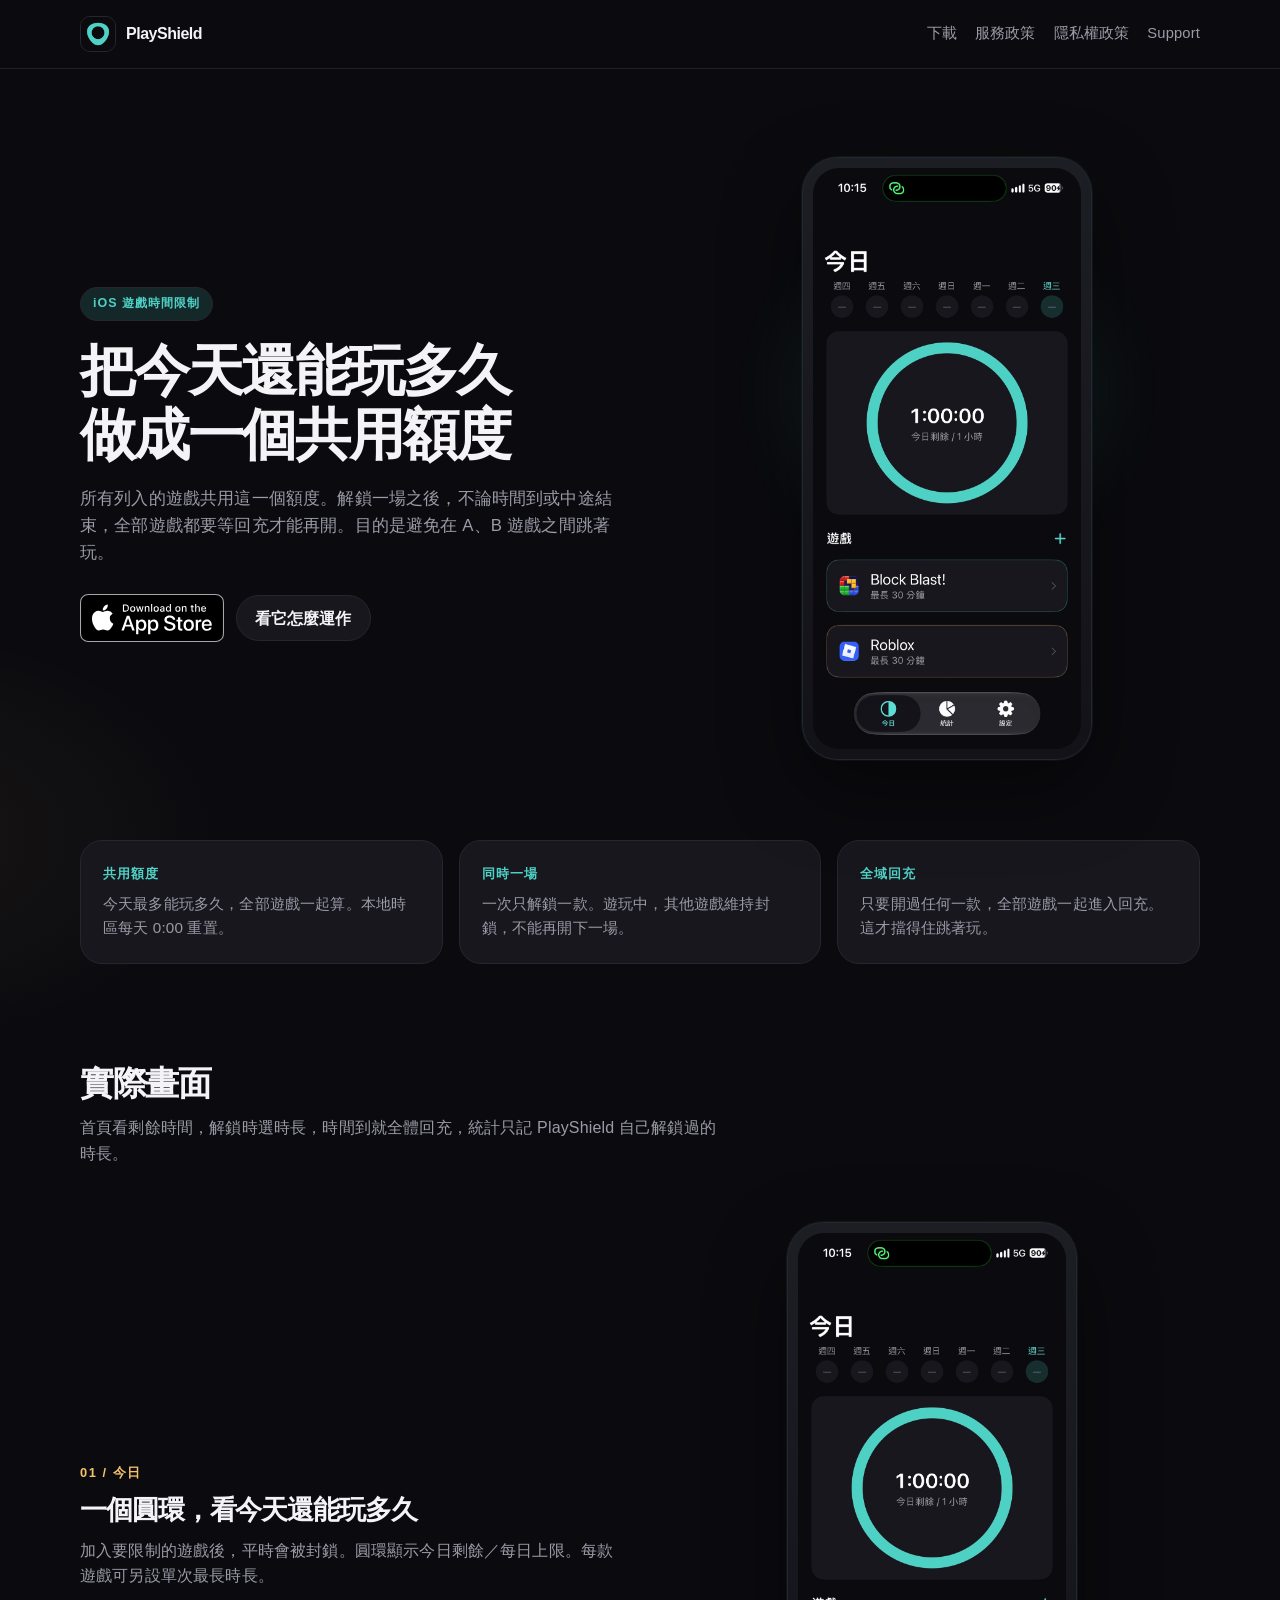
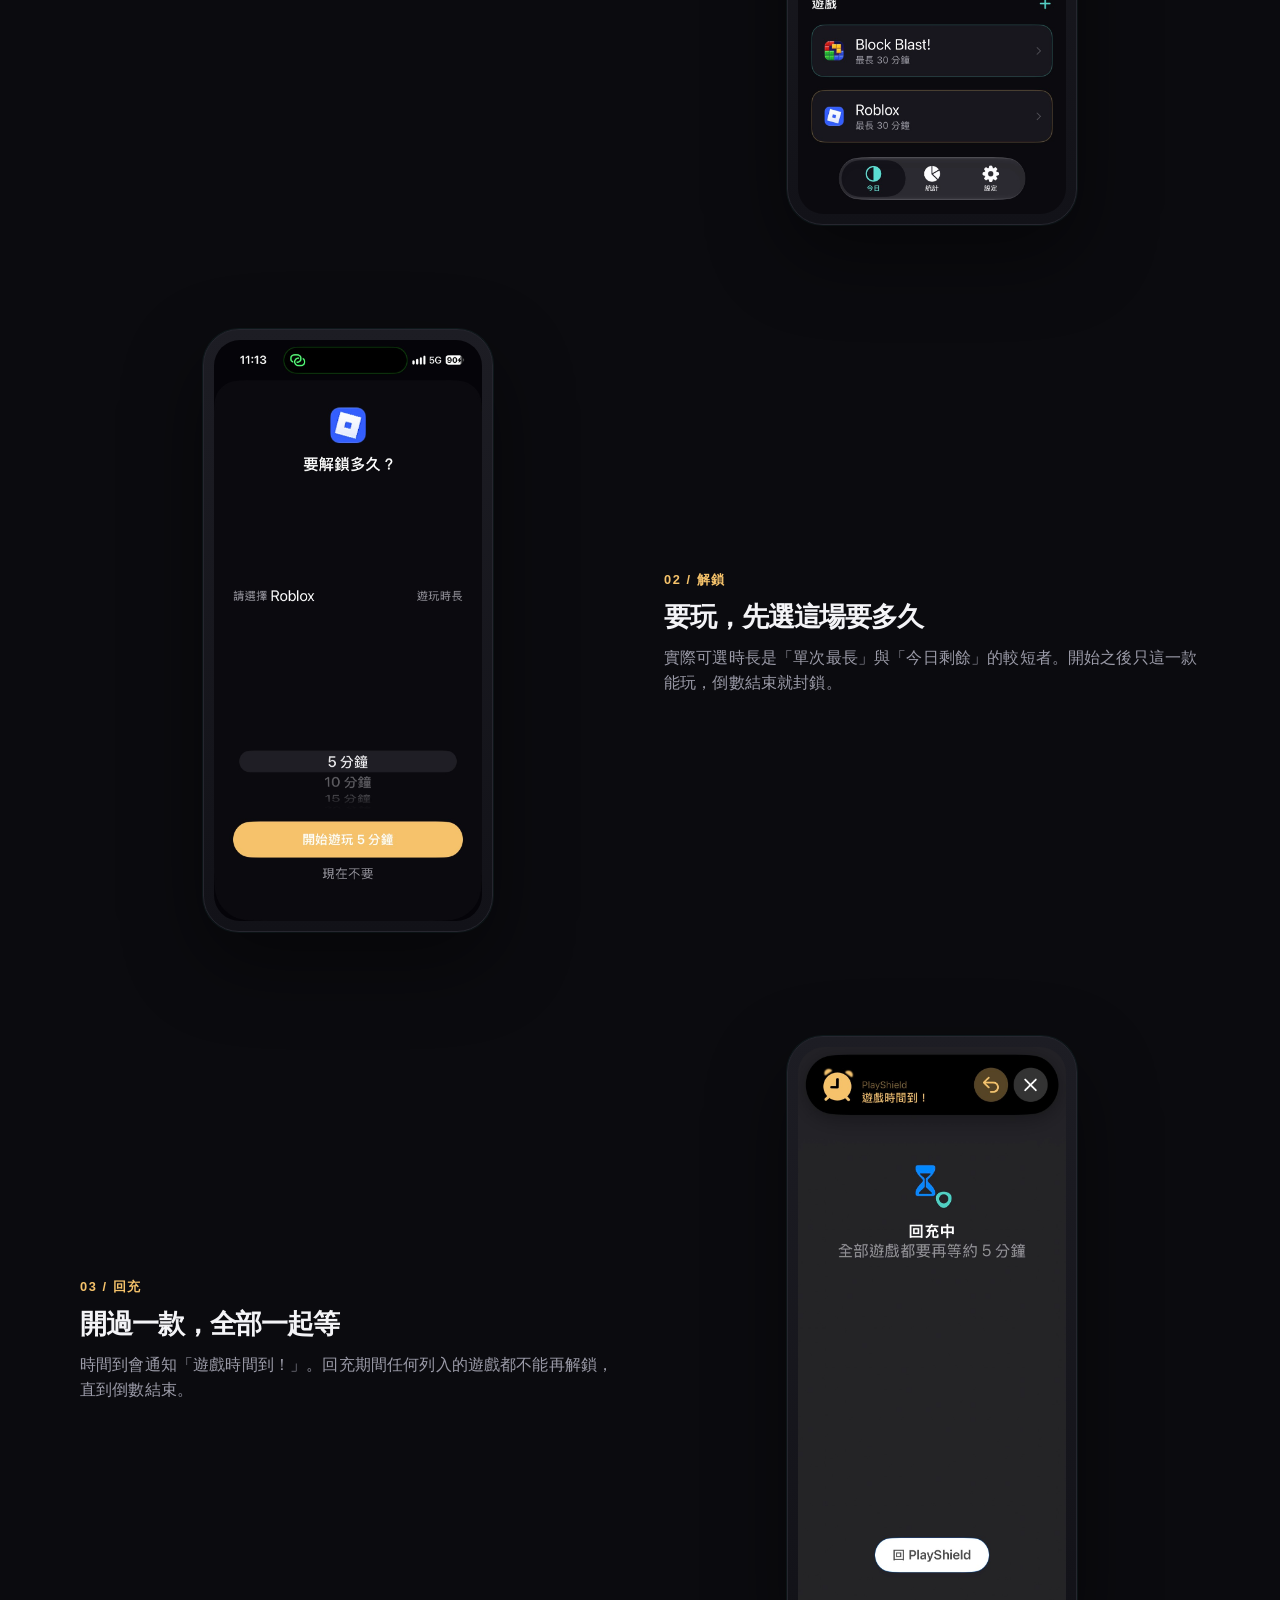
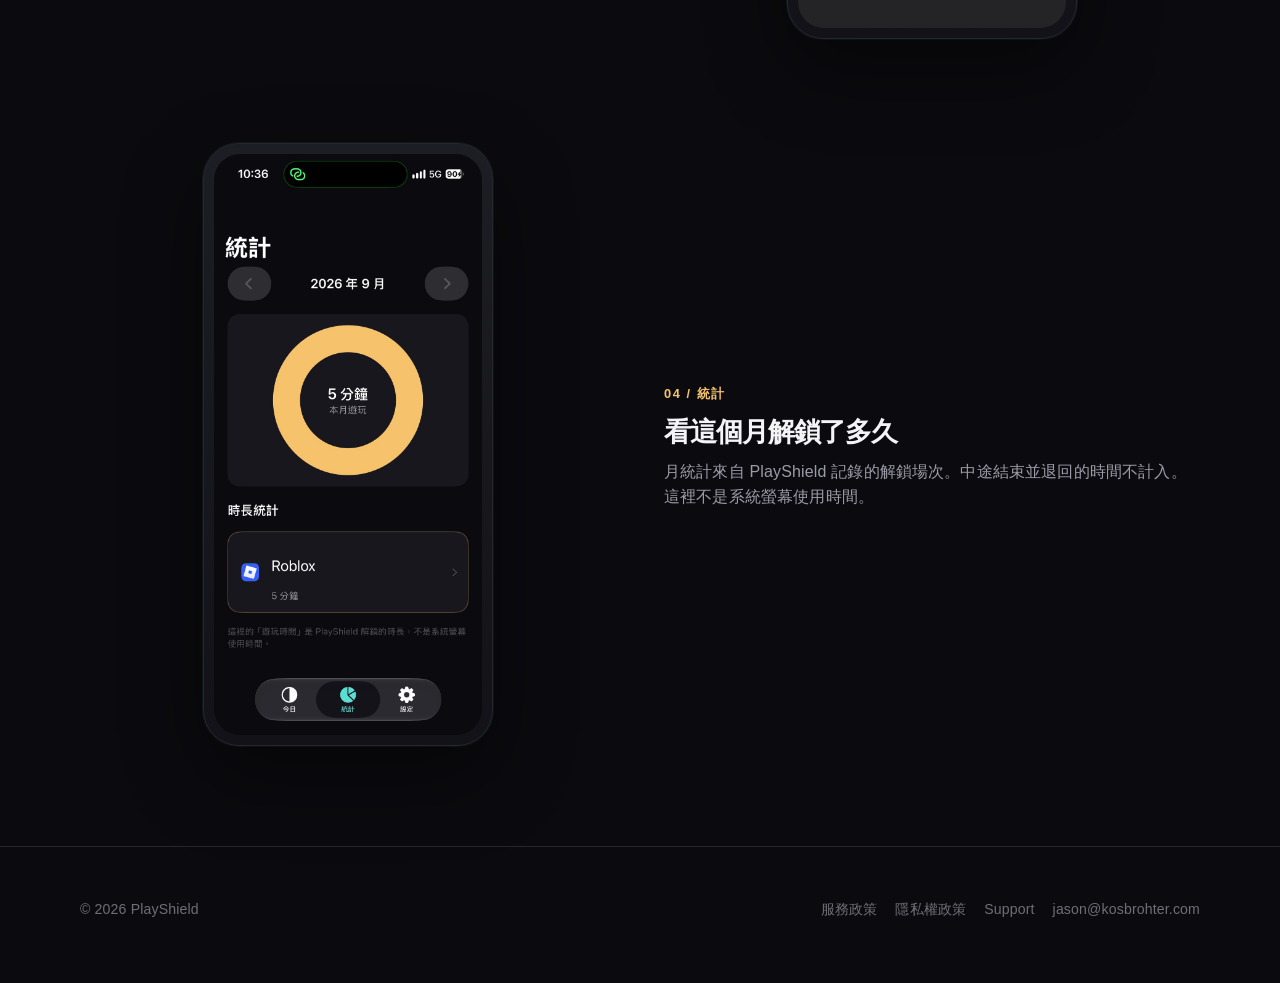
<file: index.html>
<!DOCTYPE html>
<html lang="zh-Hant">
<head>
  <meta charset="utf-8">
  <meta name="viewport" content="width=device-width, initial-scale=1">
  <title>PlayShield — 把今天還能玩多久做成一個共用額度</title>
  <meta name="description" content="PlayShield 是 iOS 遊戲時間限制 App。所有遊戲共用今日額度，開過一款全部一起等回充，避免跳著玩。">
  <link rel="icon" href="favicon.png" type="image/png" sizes="64x64">
  <link rel="apple-touch-icon" href="apple-touch-icon.png">
  <link rel="stylesheet" href="css/site.css">
</head>
<body>
  <header class="site-header">
    <div class="wrap">
      <a class="brand" href="index.html">
        <img src="AppIcon.png" alt="">
        PlayShield
      </a>
      <nav class="nav" aria-label="主要">
        <a href="https://apps.apple.com/tw/app/playshield-%E8%87%AA%E5%8B%95%E7%AE%A1%E7%90%86%E9%81%8A%E6%88%B2%E6%99%82%E9%96%93/id6812656882">下載</a>
        <a href="terms.html">服務政策</a>
        <a href="privacy.html">隱私權政策</a>
        <a href="support.html">Support</a>
      </nav>
    </div>
  </header>

  <main>
    <section class="wrap hero">
      <div>
        <p class="kicker">iOS 遊戲時間限制</p>
        <h1>把今天還能玩多久<br>做成一個共用額度</h1>
        <p class="lede">所有列入的遊戲共用這一個額度。解鎖一場之後，不論時間到或中途結束，全部遊戲都要等回充才能再開。目的是避免在 A、B 遊戲之間跳著玩。</p>
        <div class="cta-row">
          <a class="app-store" href="https://apps.apple.com/tw/app/playshield-%E8%87%AA%E5%8B%95%E7%AE%A1%E7%90%86%E9%81%8A%E6%88%B2%E6%99%82%E9%96%93/id6812656882">
            <img src="images/app-store-badge.svg" width="144" height="48" alt="在 App Store 下載 PlayShield">
          </a>
          <a class="btn btn-ghost" href="#how">看它怎麼運作</a>
        </div>
      </div>
      <div class="hero-phone">
        <figure class="phone">
          <img src="images/img_1.jpg" alt="PlayShield 今日頁：剩餘一小時額度，以及 Block Blast、Roblox 兩款已列入的遊戲">
        </figure>
      </div>
    </section>

    <section class="wrap rules" id="how">
      <article class="rule">
        <strong>共用額度</strong>
        <p>今天最多能玩多久，全部遊戲一起算。本地時區每天 0:00 重置。</p>
      </article>
      <article class="rule">
        <strong>同時一場</strong>
        <p>一次只解鎖一款。遊玩中，其他遊戲維持封鎖，不能再開下一場。</p>
      </article>
      <article class="rule">
        <strong>全域回充</strong>
        <p>只要開過任何一款，全部遊戲一起進入回充。這才擋得住跳著玩。</p>
      </article>
    </section>

    <section class="wrap section">
      <div class="section-head">
        <h2>實際畫面</h2>
        <p>首頁看剩餘時間，解鎖時選時長，時間到就全體回充，統計只記 PlayShield 自己解鎖過的時長。</p>
      </div>

      <article class="feature">
        <div class="feature-copy">
          <span class="step">01 / 今日</span>
          <h3>一個圓環，看今天還能玩多久</h3>
          <p>加入要限制的遊戲後，平時會被封鎖。圓環顯示今日剩餘／每日上限。每款遊戲可另設單次最長時長。</p>
        </div>
        <figure class="phone">
          <img src="images/img_1.jpg" alt="今日頁圓環與遊戲列表">
        </figure>
      </article>

      <article class="feature reverse">
        <div class="feature-copy">
          <span class="step">02 / 解鎖</span>
          <h3>要玩，先選這場要多久</h3>
          <p>實際可選時長是「單次最長」與「今日剩餘」的較短者。開始之後只這一款能玩，倒數結束就封鎖。</p>
        </div>
        <figure class="phone">
          <img src="images/img_3.jpg" alt="解鎖 Roblox 時選擇遊玩時長">
        </figure>
      </article>

      <article class="feature">
        <div class="feature-copy">
          <span class="step">03 / 回充</span>
          <h3>開過一款，全部一起等</h3>
          <p>時間到會通知「遊戲時間到！」。回充期間任何列入的遊戲都不能再解鎖，直到倒數結束。</p>
        </div>
        <figure class="phone">
          <img src="images/img_4.jpg" alt="遊戲被擋下時顯示回充中，全部遊戲都要再等">
        </figure>
      </article>

      <article class="feature reverse">
        <div class="feature-copy">
          <span class="step">04 / 統計</span>
          <h3>看這個月解鎖了多久</h3>
          <p>月統計來自 PlayShield 記錄的解鎖場次。中途結束並退回的時間不計入。這裡不是系統螢幕使用時間。</p>
        </div>
        <figure class="phone">
          <img src="images/img_2.jpg" alt="統計頁顯示本月遊玩五分鐘，Roblox 佔全部時長">
        </figure>
      </article>
    </section>
  </main>

  <footer class="site-footer">
    <div class="wrap">
      <span>© 2026 PlayShield</span>
      <nav aria-label="頁尾">
        <a href="terms.html">服務政策</a>
        <a href="privacy.html">隱私權政策</a>
        <a href="support.html">Support</a>
        <a href="mailto:jason@kosbrohter.com">jason@kosbrohter.com</a>
      </nav>
    </div>
  </footer>
</body>
</html>
</file>
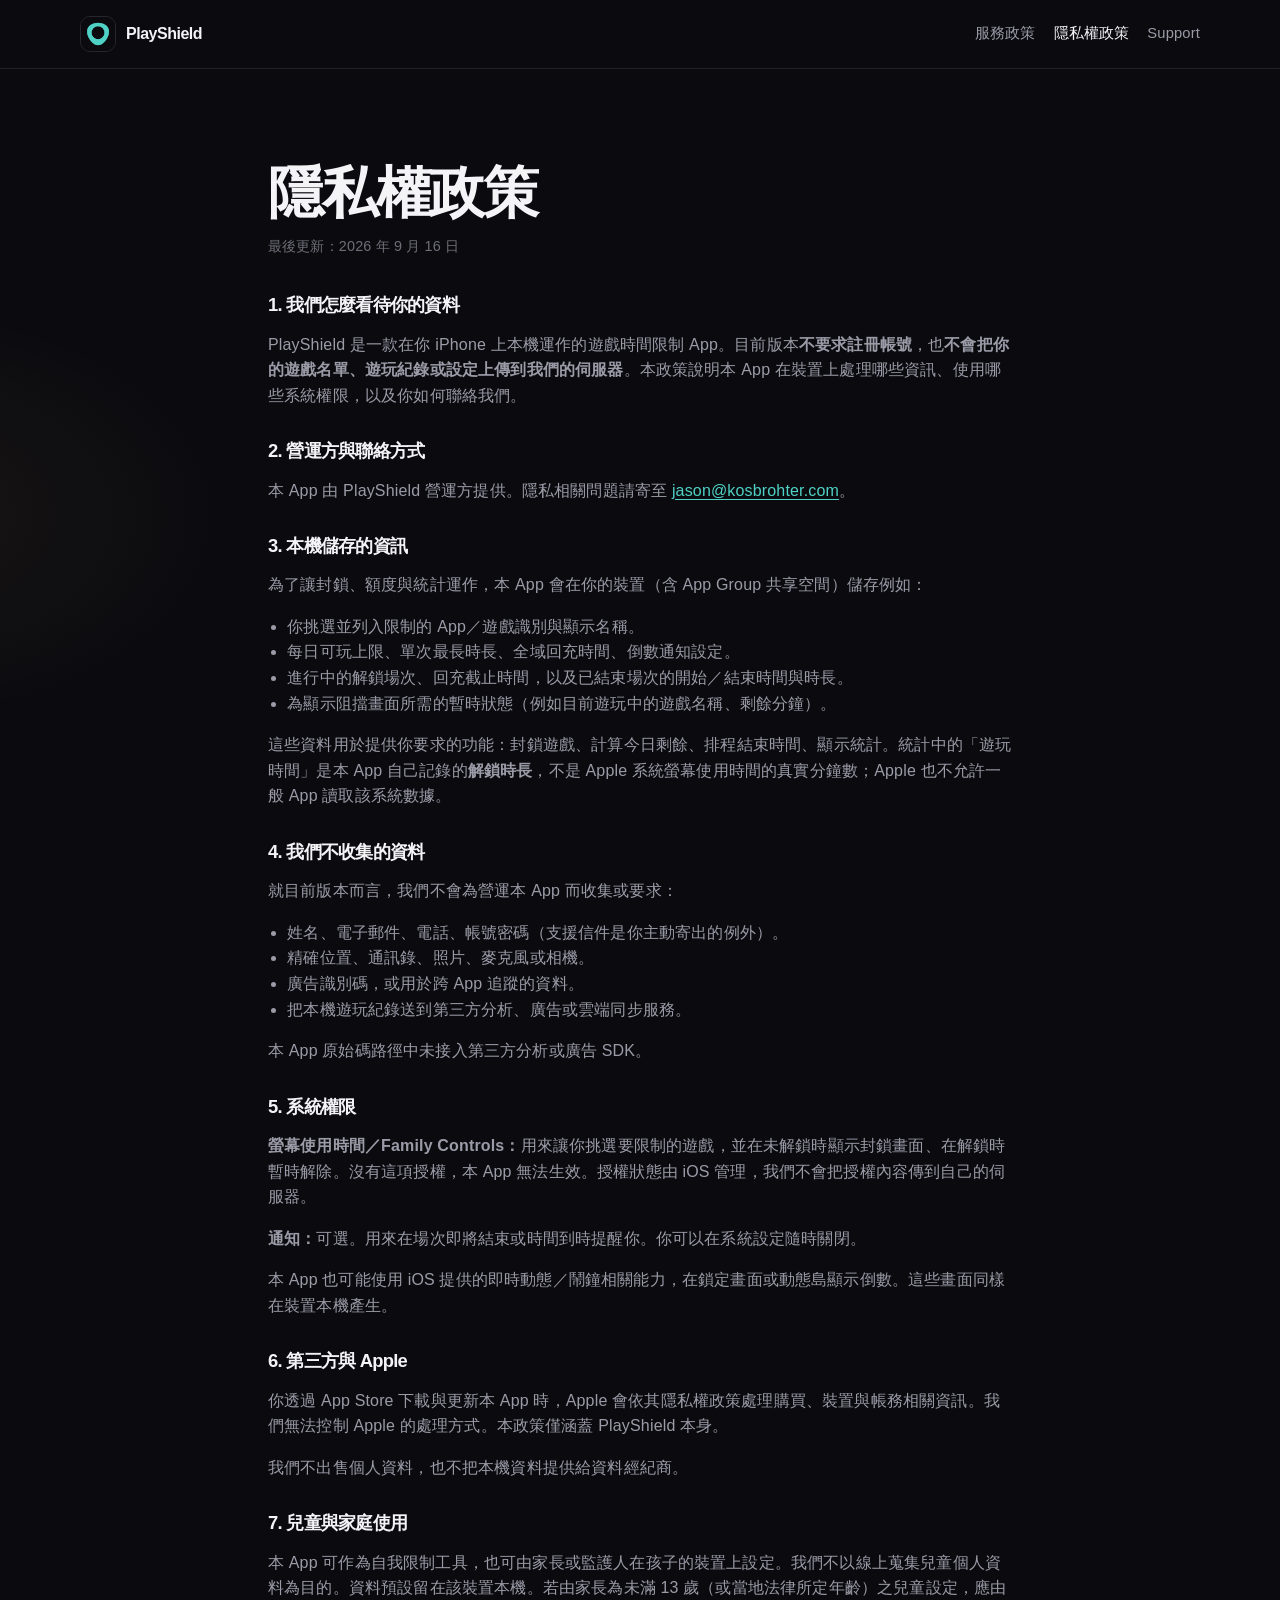
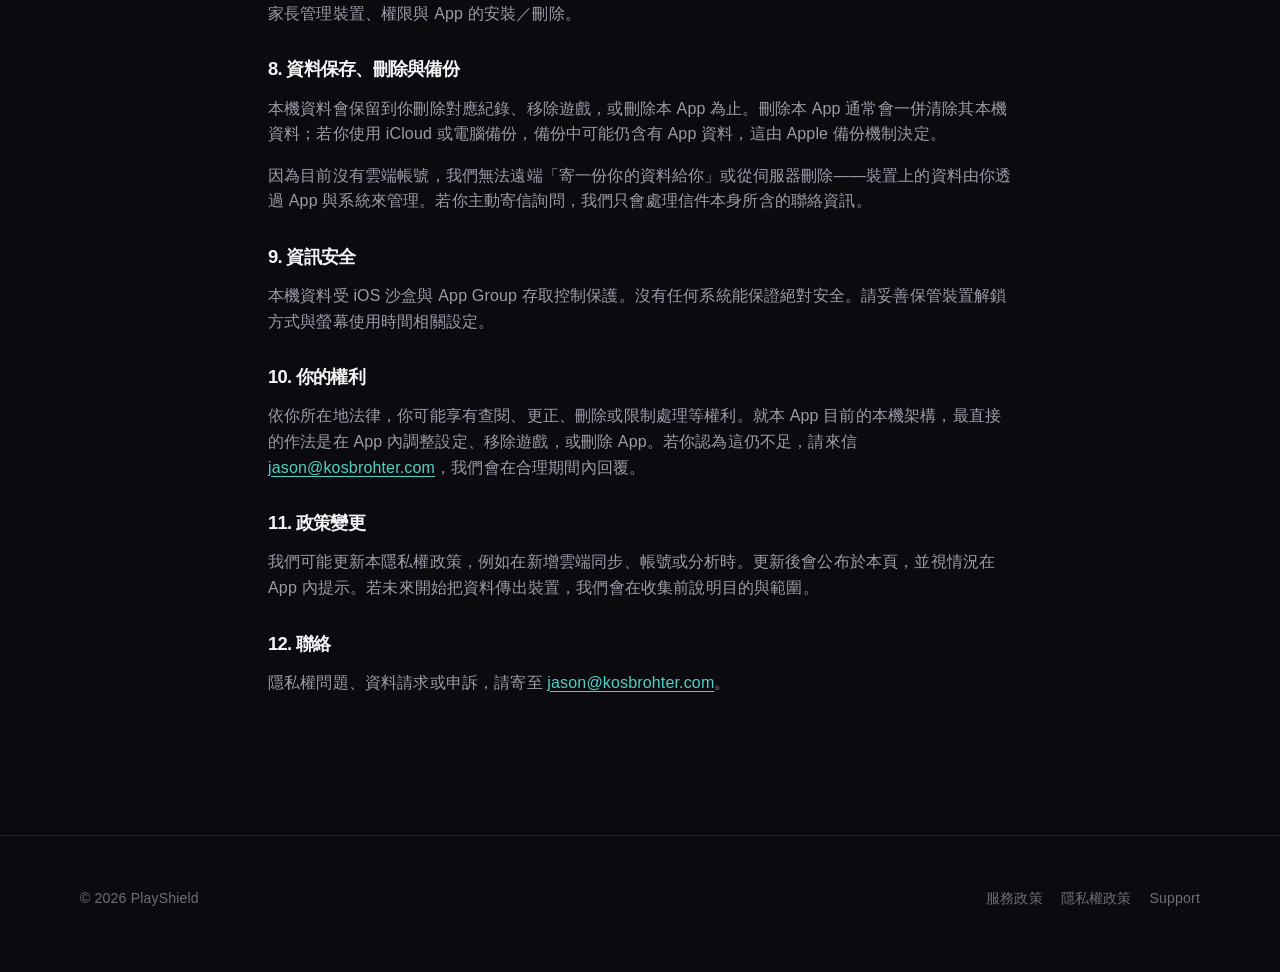
<file: privacy.html>
<!DOCTYPE html>
<html lang="zh-Hant">
<head>
  <meta charset="utf-8">
  <meta name="viewport" content="width=device-width, initial-scale=1">
  <title>隱私權政策 — PlayShield</title>
  <meta name="description" content="PlayShield 隱私權政策。說明本 App 在裝置本機儲存哪些資料，以及我們不收集什麼。">
  <link rel="icon" href="favicon.png" type="image/png" sizes="64x64">
  <link rel="apple-touch-icon" href="apple-touch-icon.png">
  <link rel="stylesheet" href="css/site.css">
</head>
<body>
  <header class="site-header">
    <div class="wrap">
      <a class="brand" href="index.html">
        <img src="AppIcon.png" alt="">
        PlayShield
      </a>
      <nav class="nav" aria-label="主要">
        <a href="terms.html">服務政策</a>
        <a href="privacy.html" aria-current="page">隱私權政策</a>
        <a href="support.html">Support</a>
      </nav>
    </div>
  </header>

  <main class="legal wrap">
    <article class="legal-card">
      <header>
        <h1>隱私權政策</h1>
        <p class="meta">最後更新：2026 年 9 月 16 日</p>
      </header>

      <h2>1. 我們怎麼看待你的資料</h2>
      <p>PlayShield 是一款在你 iPhone 上本機運作的遊戲時間限制 App。目前版本<strong>不要求註冊帳號</strong>，也<strong>不會把你的遊戲名單、遊玩紀錄或設定上傳到我們的伺服器</strong>。本政策說明本 App 在裝置上處理哪些資訊、使用哪些系統權限，以及你如何聯絡我們。</p>

      <h2>2. 營運方與聯絡方式</h2>
      <p>本 App 由 PlayShield 營運方提供。隱私相關問題請寄至 <a href="mailto:jason@kosbrohter.com">jason@kosbrohter.com</a>。</p>

      <h2>3. 本機儲存的資訊</h2>
      <p>為了讓封鎖、額度與統計運作，本 App 會在你的裝置（含 App Group 共享空間）儲存例如：</p>
      <ul>
        <li>你挑選並列入限制的 App／遊戲識別與顯示名稱。</li>
        <li>每日可玩上限、單次最長時長、全域回充時間、倒數通知設定。</li>
        <li>進行中的解鎖場次、回充截止時間，以及已結束場次的開始／結束時間與時長。</li>
        <li>為顯示阻擋畫面所需的暫時狀態（例如目前遊玩中的遊戲名稱、剩餘分鐘）。</li>
      </ul>
      <p>這些資料用於提供你要求的功能：封鎖遊戲、計算今日剩餘、排程結束時間、顯示統計。統計中的「遊玩時間」是本 App 自己記錄的<strong>解鎖時長</strong>，不是 Apple 系統螢幕使用時間的真實分鐘數；Apple 也不允許一般 App 讀取該系統數據。</p>

      <h2>4. 我們不收集的資料</h2>
      <p>就目前版本而言，我們不會為營運本 App 而收集或要求：</p>
      <ul>
        <li>姓名、電子郵件、電話、帳號密碼（支援信件是你主動寄出的例外）。</li>
        <li>精確位置、通訊錄、照片、麥克風或相機。</li>
        <li>廣告識別碼，或用於跨 App 追蹤的資料。</li>
        <li>把本機遊玩紀錄送到第三方分析、廣告或雲端同步服務。</li>
      </ul>
      <p>本 App 原始碼路徑中未接入第三方分析或廣告 SDK。</p>

      <h2>5. 系統權限</h2>
      <p><strong>螢幕使用時間／Family Controls：</strong>用來讓你挑選要限制的遊戲，並在未解鎖時顯示封鎖畫面、在解鎖時暫時解除。沒有這項授權，本 App 無法生效。授權狀態由 iOS 管理，我們不會把授權內容傳到自己的伺服器。</p>
      <p><strong>通知：</strong>可選。用來在場次即將結束或時間到時提醒你。你可以在系統設定隨時關閉。</p>
      <p>本 App 也可能使用 iOS 提供的即時動態／鬧鐘相關能力，在鎖定畫面或動態島顯示倒數。這些畫面同樣在裝置本機產生。</p>

      <h2>6. 第三方與 Apple</h2>
      <p>你透過 App Store 下載與更新本 App 時，Apple 會依其隱私權政策處理購買、裝置與帳務相關資訊。我們無法控制 Apple 的處理方式。本政策僅涵蓋 PlayShield 本身。</p>
      <p>我們不出售個人資料，也不把本機資料提供給資料經紀商。</p>

      <h2>7. 兒童與家庭使用</h2>
      <p>本 App 可作為自我限制工具，也可由家長或監護人在孩子的裝置上設定。我們不以線上蒐集兒童個人資料為目的。資料預設留在該裝置本機。若由家長為未滿 13 歲（或當地法律所定年齡）之兒童設定，應由家長管理裝置、權限與 App 的安裝／刪除。</p>

      <h2>8. 資料保存、刪除與備份</h2>
      <p>本機資料會保留到你刪除對應紀錄、移除遊戲，或刪除本 App 為止。刪除本 App 通常會一併清除其本機資料；若你使用 iCloud 或電腦備份，備份中可能仍含有 App 資料，這由 Apple 備份機制決定。</p>
      <p>因為目前沒有雲端帳號，我們無法遠端「寄一份你的資料給你」或從伺服器刪除——裝置上的資料由你透過 App 與系統來管理。若你主動寄信詢問，我們只會處理信件本身所含的聯絡資訊。</p>

      <h2>9. 資訊安全</h2>
      <p>本機資料受 iOS 沙盒與 App Group 存取控制保護。沒有任何系統能保證絕對安全。請妥善保管裝置解鎖方式與螢幕使用時間相關設定。</p>

      <h2>10. 你的權利</h2>
      <p>依你所在地法律，你可能享有查閱、更正、刪除或限制處理等權利。就本 App 目前的本機架構，最直接的作法是在 App 內調整設定、移除遊戲，或刪除 App。若你認為這仍不足，請來信 <a href="mailto:jason@kosbrohter.com">jason@kosbrohter.com</a>，我們會在合理期間內回覆。</p>

      <h2>11. 政策變更</h2>
      <p>我們可能更新本隱私權政策，例如在新增雲端同步、帳號或分析時。更新後會公布於本頁，並視情況在 App 內提示。若未來開始把資料傳出裝置，我們會在收集前說明目的與範圍。</p>

      <h2>12. 聯絡</h2>
      <p>隱私權問題、資料請求或申訴，請寄至 <a href="mailto:jason@kosbrohter.com">jason@kosbrohter.com</a>。</p>
    </article>
  </main>

  <footer class="site-footer">
    <div class="wrap">
      <span>© 2026 PlayShield</span>
      <nav aria-label="頁尾">
        <a href="terms.html">服務政策</a>
        <a href="privacy.html">隱私權政策</a>
        <a href="support.html">Support</a>
      </nav>
    </div>
  </footer>
</body>
</html>
</file>
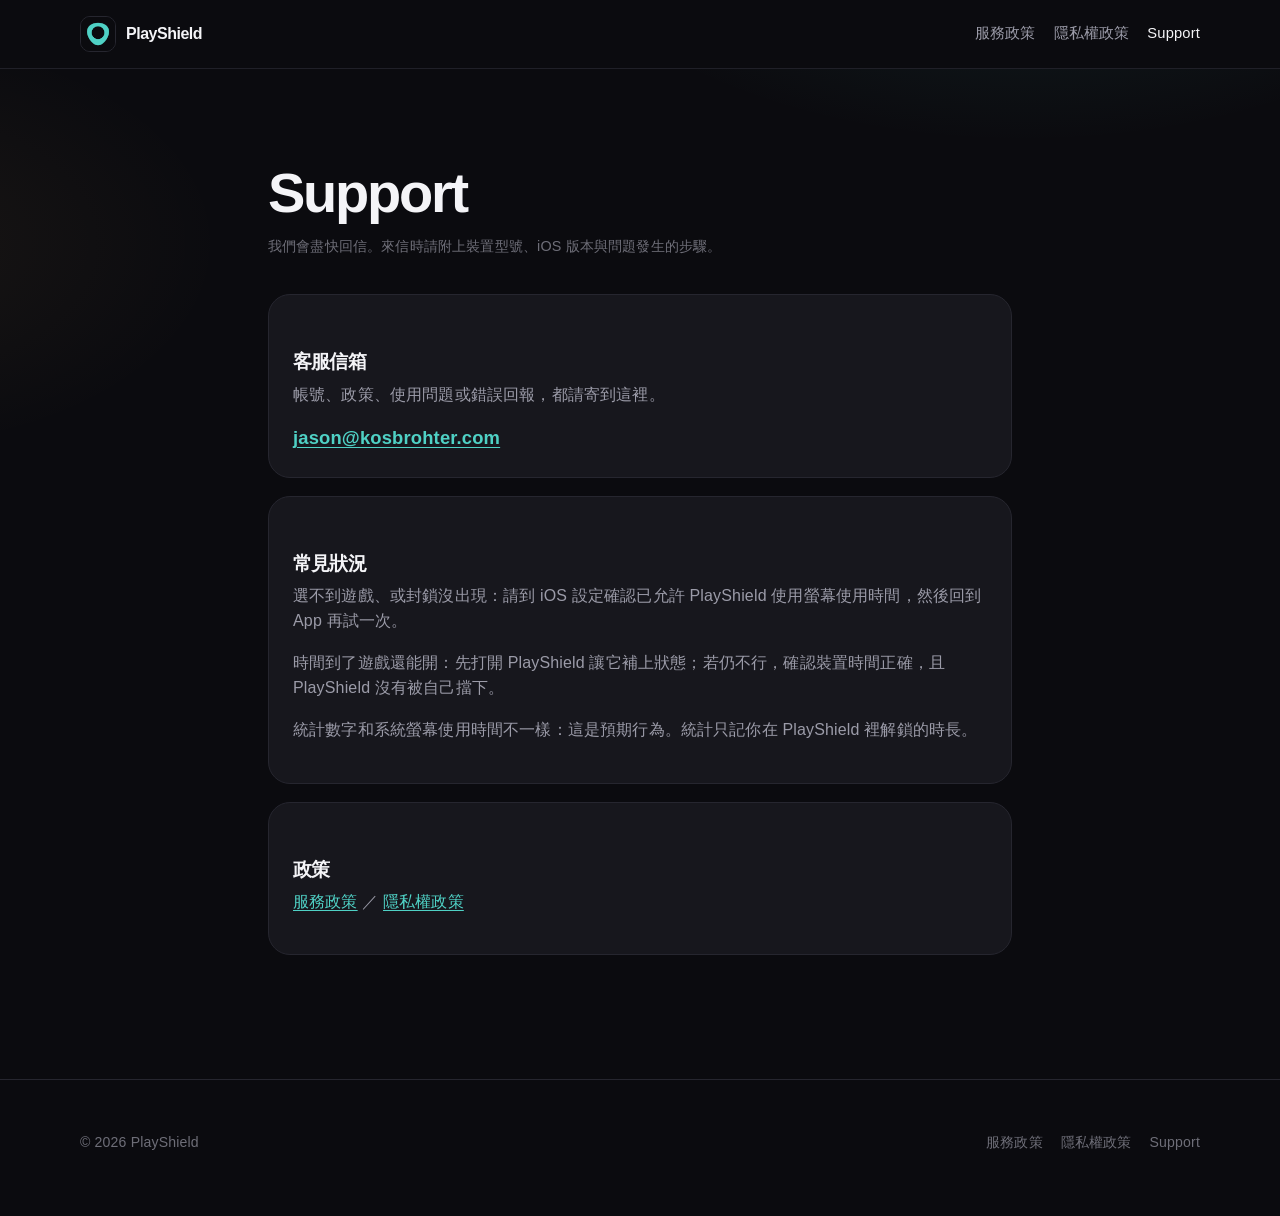
<file: support.html>
<!DOCTYPE html>
<html lang="zh-Hant">
<head>
  <meta charset="utf-8">
  <meta name="viewport" content="width=device-width, initial-scale=1">
  <title>Support — PlayShield</title>
  <meta name="description" content="PlayShield 客服與支援。來信 jason@kosbrohter.com。">
  <link rel="icon" href="favicon.png" type="image/png" sizes="64x64">
  <link rel="apple-touch-icon" href="apple-touch-icon.png">
  <link rel="stylesheet" href="css/site.css">
</head>
<body>
  <header class="site-header">
    <div class="wrap">
      <a class="brand" href="index.html">
        <img src="AppIcon.png" alt="">
        PlayShield
      </a>
      <nav class="nav" aria-label="主要">
        <a href="terms.html">服務政策</a>
        <a href="privacy.html">隱私權政策</a>
        <a href="support.html" aria-current="page">Support</a>
      </nav>
    </div>
  </header>

  <main class="legal wrap">
    <article class="legal-card">
      <header>
        <h1>Support</h1>
        <p class="meta">我們會盡快回信。來信時請附上裝置型號、iOS 版本與問題發生的步驟。</p>
      </header>

      <div class="support-panel">
        <section class="support-card">
          <h2>客服信箱</h2>
          <p>帳號、政策、使用問題或錯誤回報，都請寄到這裡。</p>
          <a class="mail" href="mailto:jason@kosbrohter.com">jason@kosbrohter.com</a>
        </section>

        <section class="support-card">
          <h2>常見狀況</h2>
          <p>選不到遊戲、或封鎖沒出現：請到 iOS 設定確認已允許 PlayShield 使用螢幕使用時間，然後回到 App 再試一次。</p>
          <p>時間到了遊戲還能開：先打開 PlayShield 讓它補上狀態；若仍不行，確認裝置時間正確，且 PlayShield 沒有被自己擋下。</p>
          <p>統計數字和系統螢幕使用時間不一樣：這是預期行為。統計只記你在 PlayShield 裡解鎖的時長。</p>
        </section>

        <section class="support-card">
          <h2>政策</h2>
          <p>
            <a href="terms.html">服務政策</a>
            ／
            <a href="privacy.html">隱私權政策</a>
          </p>
        </section>
      </div>
    </article>
  </main>

  <footer class="site-footer">
    <div class="wrap">
      <span>© 2026 PlayShield</span>
      <nav aria-label="頁尾">
        <a href="terms.html">服務政策</a>
        <a href="privacy.html">隱私權政策</a>
        <a href="support.html">Support</a>
      </nav>
    </div>
  </footer>
</body>
</html>
</file>
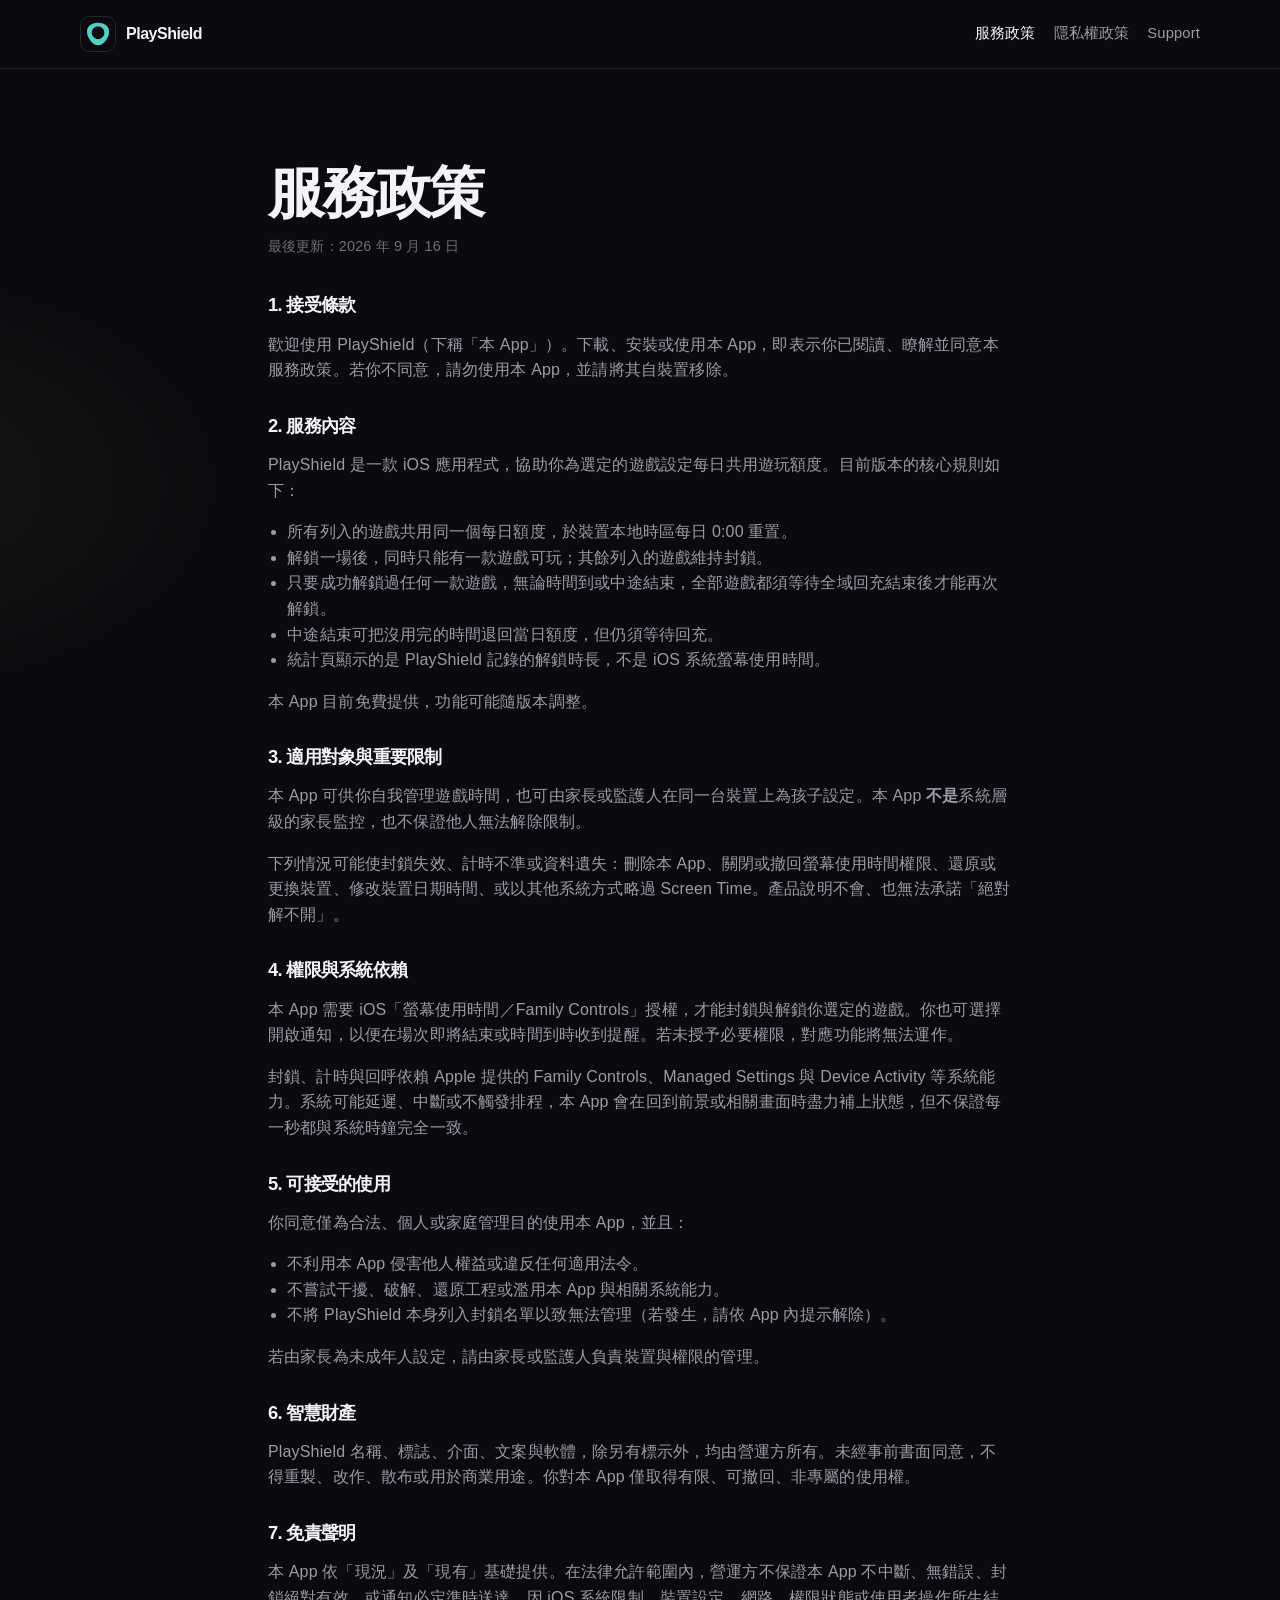
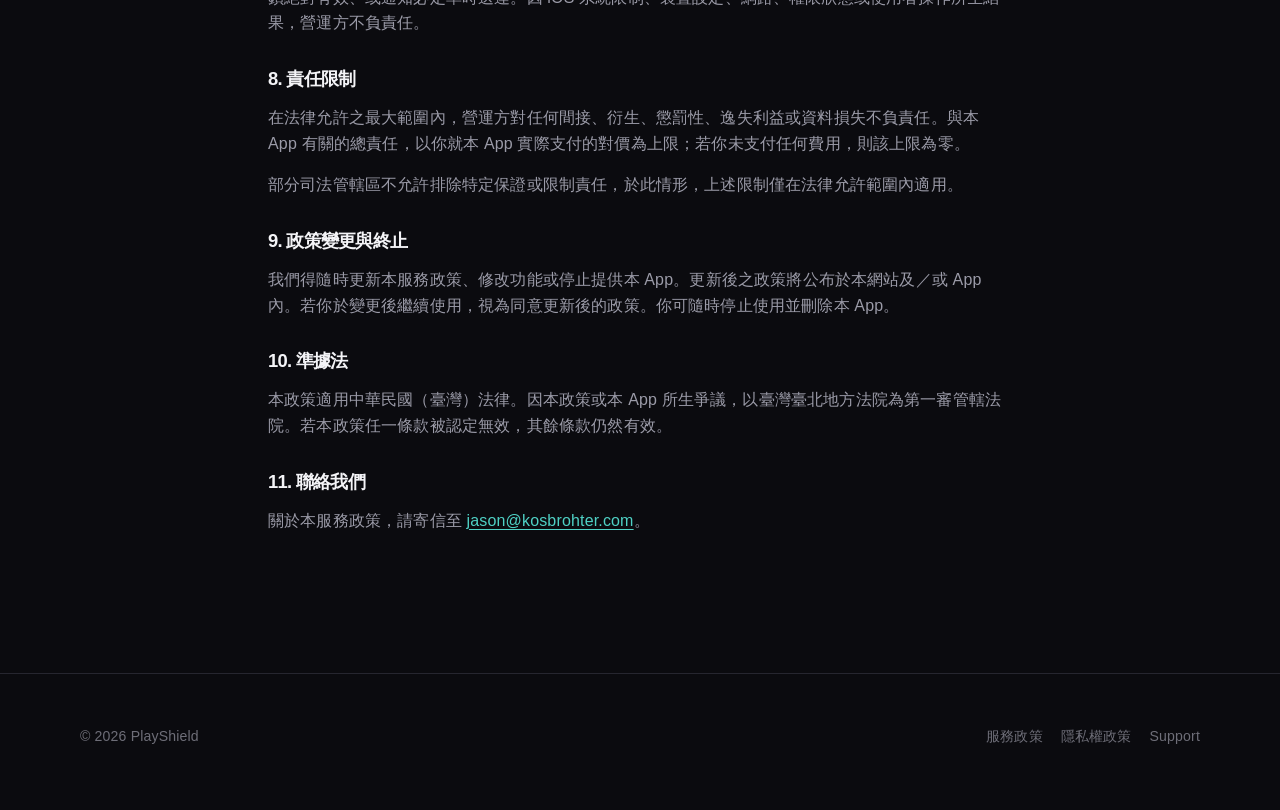
<file: terms.html>
<!DOCTYPE html>
<html lang="zh-Hant">
<head>
  <meta charset="utf-8">
  <meta name="viewport" content="width=device-width, initial-scale=1">
  <title>服務政策 — PlayShield</title>
  <meta name="description" content="PlayShield 服務政策。說明本 App 的使用規則、限制與聯絡方式。">
  <link rel="icon" href="favicon.png" type="image/png" sizes="64x64">
  <link rel="apple-touch-icon" href="apple-touch-icon.png">
  <link rel="stylesheet" href="css/site.css">
</head>
<body>
  <header class="site-header">
    <div class="wrap">
      <a class="brand" href="index.html">
        <img src="AppIcon.png" alt="">
        PlayShield
      </a>
      <nav class="nav" aria-label="主要">
        <a href="terms.html" aria-current="page">服務政策</a>
        <a href="privacy.html">隱私權政策</a>
        <a href="support.html">Support</a>
      </nav>
    </div>
  </header>

  <main class="legal wrap">
    <article class="legal-card">
      <header>
        <h1>服務政策</h1>
        <p class="meta">最後更新：2026 年 9 月 16 日</p>
      </header>

      <h2>1. 接受條款</h2>
      <p>歡迎使用 PlayShield（下稱「本 App」）。下載、安裝或使用本 App，即表示你已閱讀、瞭解並同意本服務政策。若你不同意，請勿使用本 App，並請將其自裝置移除。</p>

      <h2>2. 服務內容</h2>
      <p>PlayShield 是一款 iOS 應用程式，協助你為選定的遊戲設定每日共用遊玩額度。目前版本的核心規則如下：</p>
      <ul>
        <li>所有列入的遊戲共用同一個每日額度，於裝置本地時區每日 0:00 重置。</li>
        <li>解鎖一場後，同時只能有一款遊戲可玩；其餘列入的遊戲維持封鎖。</li>
        <li>只要成功解鎖過任何一款遊戲，無論時間到或中途結束，全部遊戲都須等待全域回充結束後才能再次解鎖。</li>
        <li>中途結束可把沒用完的時間退回當日額度，但仍須等待回充。</li>
        <li>統計頁顯示的是 PlayShield 記錄的解鎖時長，不是 iOS 系統螢幕使用時間。</li>
      </ul>
      <p>本 App 目前免費提供，功能可能隨版本調整。</p>

      <h2>3. 適用對象與重要限制</h2>
      <p>本 App 可供你自我管理遊戲時間，也可由家長或監護人在同一台裝置上為孩子設定。本 App <strong>不是</strong>系統層級的家長監控，也不保證他人無法解除限制。</p>
      <p>下列情況可能使封鎖失效、計時不準或資料遺失：刪除本 App、關閉或撤回螢幕使用時間權限、還原或更換裝置、修改裝置日期時間、或以其他系統方式略過 Screen Time。產品說明不會、也無法承諾「絕對解不開」。</p>

      <h2>4. 權限與系統依賴</h2>
      <p>本 App 需要 iOS「螢幕使用時間／Family Controls」授權，才能封鎖與解鎖你選定的遊戲。你也可選擇開啟通知，以便在場次即將結束或時間到時收到提醒。若未授予必要權限，對應功能將無法運作。</p>
      <p>封鎖、計時與回呼依賴 Apple 提供的 Family Controls、Managed Settings 與 Device Activity 等系統能力。系統可能延遲、中斷或不觸發排程，本 App 會在回到前景或相關畫面時盡力補上狀態，但不保證每一秒都與系統時鐘完全一致。</p>

      <h2>5. 可接受的使用</h2>
      <p>你同意僅為合法、個人或家庭管理目的使用本 App，並且：</p>
      <ul>
        <li>不利用本 App 侵害他人權益或違反任何適用法令。</li>
        <li>不嘗試干擾、破解、還原工程或濫用本 App 與相關系統能力。</li>
        <li>不將 PlayShield 本身列入封鎖名單以致無法管理（若發生，請依 App 內提示解除）。</li>
      </ul>
      <p>若由家長為未成年人設定，請由家長或監護人負責裝置與權限的管理。</p>

      <h2>6. 智慧財產</h2>
      <p>PlayShield 名稱、標誌、介面、文案與軟體，除另有標示外，均由營運方所有。未經事前書面同意，不得重製、改作、散布或用於商業用途。你對本 App 僅取得有限、可撤回、非專屬的使用權。</p>

      <h2>7. 免責聲明</h2>
      <p>本 App 依「現況」及「現有」基礎提供。在法律允許範圍內，營運方不保證本 App 不中斷、無錯誤、封鎖絕對有效、或通知必定準時送達。因 iOS 系統限制、裝置設定、網路、權限狀態或使用者操作所生結果，營運方不負責任。</p>

      <h2>8. 責任限制</h2>
      <p>在法律允許之最大範圍內，營運方對任何間接、衍生、懲罰性、逸失利益或資料損失不負責任。與本 App 有關的總責任，以你就本 App 實際支付的對價為上限；若你未支付任何費用，則該上限為零。</p>
      <p>部分司法管轄區不允許排除特定保證或限制責任，於此情形，上述限制僅在法律允許範圍內適用。</p>

      <h2>9. 政策變更與終止</h2>
      <p>我們得隨時更新本服務政策、修改功能或停止提供本 App。更新後之政策將公布於本網站及／或 App 內。若你於變更後繼續使用，視為同意更新後的政策。你可隨時停止使用並刪除本 App。</p>

      <h2>10. 準據法</h2>
      <p>本政策適用中華民國（臺灣）法律。因本政策或本 App 所生爭議，以臺灣臺北地方法院為第一審管轄法院。若本政策任一條款被認定無效，其餘條款仍然有效。</p>

      <h2>11. 聯絡我們</h2>
      <p>關於本服務政策，請寄信至 <a href="mailto:jason@kosbrohter.com">jason@kosbrohter.com</a>。</p>
    </article>
  </main>

  <footer class="site-footer">
    <div class="wrap">
      <span>© 2026 PlayShield</span>
      <nav aria-label="頁尾">
        <a href="terms.html">服務政策</a>
        <a href="privacy.html">隱私權政策</a>
        <a href="support.html">Support</a>
      </nav>
    </div>
  </footer>
</body>
</html>
</file>
<file: css/site.css>
:root {
  --bg: #0b0b0f;
  --bg-elevated: #111118;
  --card: #17171d;
  --border: #26262f;
  --teal: #4fd1c5;
  --teal-dim: rgba(79, 209, 197, 0.14);
  --amber: #f6c36b;
  --coral: #f2726f;
  --text: #f4f4f7;
  --muted: #9b9ba8;
  --faint: #6e6e78;
  --shadow: 0 30px 80px rgba(0, 0, 0, 0.45);
  --radius: 22px;
  --max: 1120px;
}

*,
*::before,
*::after {
  box-sizing: border-box;
}

html {
  scroll-behavior: smooth;
  scroll-padding-top: 80px;
}

body {
  margin: 0;
  overflow-x: hidden;
  color: var(--text);
  background:
    radial-gradient(900px 480px at 80% -10%, rgba(79, 209, 197, 0.12), transparent 55%),
    radial-gradient(700px 420px at -10% 20%, rgba(246, 195, 107, 0.06), transparent 50%),
    var(--bg);
  font-family: "SF Pro Display", "SF Pro Text", "PingFang TC", "Noto Sans TC", "Hiragino Kaku Gothic ProN", sans-serif;
  line-height: 1.6;
  letter-spacing: 0.01em;
  overflow-wrap: break-word;
}

img {
  max-width: 100%;
  display: block;
}

a {
  color: inherit;
  text-decoration: none;
}

.wrap {
  width: min(var(--max), calc(100% - 32px));
  margin-inline: auto;
}

.site-header {
  position: sticky;
  top: 0;
  z-index: 20;
  background: #0b0b0f;
  border-bottom: 1px solid rgba(38, 38, 47, 0.8);
}

.site-header .wrap,
.site-footer .wrap {
  display: flex;
  align-items: center;
  justify-content: space-between;
  gap: 24px;
  min-height: 68px;
}

.brand {
  display: flex;
  align-items: center;
  gap: 10px;
  font-weight: 700;
  letter-spacing: -0.03em;
}

.brand img {
  width: 36px;
  height: 36px;
  object-fit: cover;
  border-radius: 10px;
  border: 1px solid var(--border);
}

.nav {
  display: flex;
  flex-wrap: wrap;
  gap: 8px 18px;
  color: var(--muted);
  font-size: 0.92rem;
}

.nav a:hover,
.nav a[aria-current="page"] {
  color: var(--text);
}

.hero {
  display: grid;
  grid-template-columns: minmax(0, 1.05fr) minmax(0, 0.95fr);
  gap: 56px;
  align-items: center;
  padding: 72px 0 40px;
}

.kicker {
  display: inline-flex;
  align-items: center;
  gap: 8px;
  margin-bottom: 18px;
  padding: 6px 12px;
  border: 1px solid var(--border);
  border-radius: 999px;
  background: var(--teal-dim);
  color: var(--teal);
  font-size: 0.78rem;
  font-weight: 600;
  letter-spacing: 0.08em;
}

h1,
h2,
h3 {
  margin: 0;
  letter-spacing: -0.04em;
  line-height: 1.15;
}

h1 {
  font-size: clamp(2.2rem, 5vw, 3.5rem);
  font-weight: 700;
}

h2 {
  font-size: clamp(1.6rem, 3vw, 2.15rem);
}

.lede {
  max-width: 38rem;
  margin: 18px 0 28px;
  color: var(--muted);
  font-size: 1.05rem;
}

.cta-row {
  display: flex;
  flex-wrap: wrap;
  align-items: center;
  gap: 12px;
}

.app-store {
  display: inline-flex;
  line-height: 0;
}

.app-store img {
  height: 48px;
  width: auto;
}

.app-store:hover {
  opacity: 0.88;
}

.btn {
  display: inline-flex;
  align-items: center;
  justify-content: center;
  min-height: 46px;
  padding: 0 18px;
  border-radius: 999px;
  font-weight: 650;
}

.btn-primary {
  background: var(--teal);
  color: #102321;
}

.btn-ghost {
  border: 1px solid var(--border);
  background: var(--card);
  color: var(--text);
}

.btn:hover {
  transform: translateY(-1px);
}

.phone {
  width: min(100%, 290px);
  margin-inline: auto;
  padding: 10px;
  border-radius: 36px;
  background: linear-gradient(180deg, #1d1d24, #121218);
  border: 1px solid var(--border);
  box-shadow: var(--shadow), 0 0 0 1px rgba(79, 209, 197, 0.08);
}

.phone img {
  width: 100%;
  border-radius: 26px;
}

.hero-phone {
  position: relative;
}

.hero-phone::before {
  content: "";
  position: absolute;
  inset: 12% 8% auto;
  height: 55%;
  background: radial-gradient(circle, rgba(79, 209, 197, 0.22), transparent 70%);
  filter: blur(18px);
  z-index: -1;
}

.rules {
  display: grid;
  grid-template-columns: repeat(3, minmax(0, 1fr));
  gap: 16px;
  padding: 24px 0 72px;
}

.rule {
  padding: 22px;
  border: 1px solid var(--border);
  border-radius: var(--radius);
  background: var(--card);
}

.rule strong {
  display: block;
  margin-bottom: 8px;
  color: var(--teal);
  font-size: 0.82rem;
  letter-spacing: 0.08em;
}

.rule p {
  margin: 0;
  color: var(--muted);
  font-size: 0.95rem;
}

.section {
  padding: 28px 0 84px;
}

.section-head {
  max-width: 40rem;
  margin-bottom: 40px;
}

.section-head p {
  margin: 12px 0 0;
  color: var(--muted);
}

.feature {
  display: grid;
  grid-template-columns: minmax(0, 1fr) minmax(0, 1fr);
  gap: 48px;
  align-items: center;
  margin-bottom: 72px;
}

.feature:last-child {
  margin-bottom: 0;
}

.feature.reverse .feature-copy {
  order: 2;
}

.feature.reverse .phone {
  order: 1;
}

.feature h3 {
  margin: 10px 0 12px;
  font-size: 1.7rem;
}

.feature p {
  margin: 0;
  color: var(--muted);
}

.step {
  display: inline-block;
  color: var(--amber);
  font-size: 0.8rem;
  font-weight: 700;
  letter-spacing: 0.12em;
}

.note {
  padding: 28px;
  border: 1px solid var(--border);
  border-radius: var(--radius);
  background: linear-gradient(180deg, rgba(242, 114, 111, 0.08), var(--card));
}

.note h2 {
  margin-bottom: 10px;
}

.note p {
  margin: 0;
  color: var(--muted);
}

.site-footer {
  border-top: 1px solid var(--border);
  padding: 28px 0 40px;
  color: var(--faint);
  font-size: 0.88rem;
}

.site-footer nav {
  display: flex;
  flex-wrap: wrap;
  gap: 14px 18px;
}

.legal {
  padding: 56px 0 88px;
}

.legal-card {
  max-width: 760px;
  margin: 0 auto;
  padding: 36px 8px;
}

.legal-card header {
  margin-bottom: 36px;
}

.legal-card .meta {
  margin-top: 10px;
  color: var(--faint);
  font-size: 0.9rem;
}

.legal-card h2 {
  margin: 32px 0 10px;
  font-size: 1.15rem;
}

.legal-card p,
.legal-card li {
  color: var(--muted);
}

.legal-card ul {
  padding-left: 1.2rem;
}

.legal-card a {
  color: var(--teal);
  text-decoration: underline;
  text-underline-offset: 3px;
}

.support-panel {
  display: grid;
  gap: 18px;
  margin-top: 28px;
}

.support-card {
  padding: 24px;
  border: 1px solid var(--border);
  border-radius: var(--radius);
  background: var(--card);
}

.support-card h2 {
  margin-bottom: 8px;
  font-size: 1.2rem;
}

.support-card p {
  margin: 0 0 16px;
  color: var(--muted);
}

.mail {
  font-size: 1.15rem;
  color: var(--teal);
  font-weight: 650;
}

@media (max-width: 960px) {
  .hero,
  .feature,
  .feature.reverse,
  .rules {
    grid-template-columns: 1fr;
  }

  .feature.reverse .feature-copy,
  .feature.reverse .phone {
    order: initial;
  }

  .hero {
    padding-top: 36px;
    gap: 32px;
  }

  .feature {
    gap: 20px;
    margin-bottom: 56px;
  }

  .site-header .wrap,
  .site-footer .wrap {
    gap: 12px;
    min-height: 60px;
  }

  h1 {
    font-size: 2rem;
  }
}
</file>
